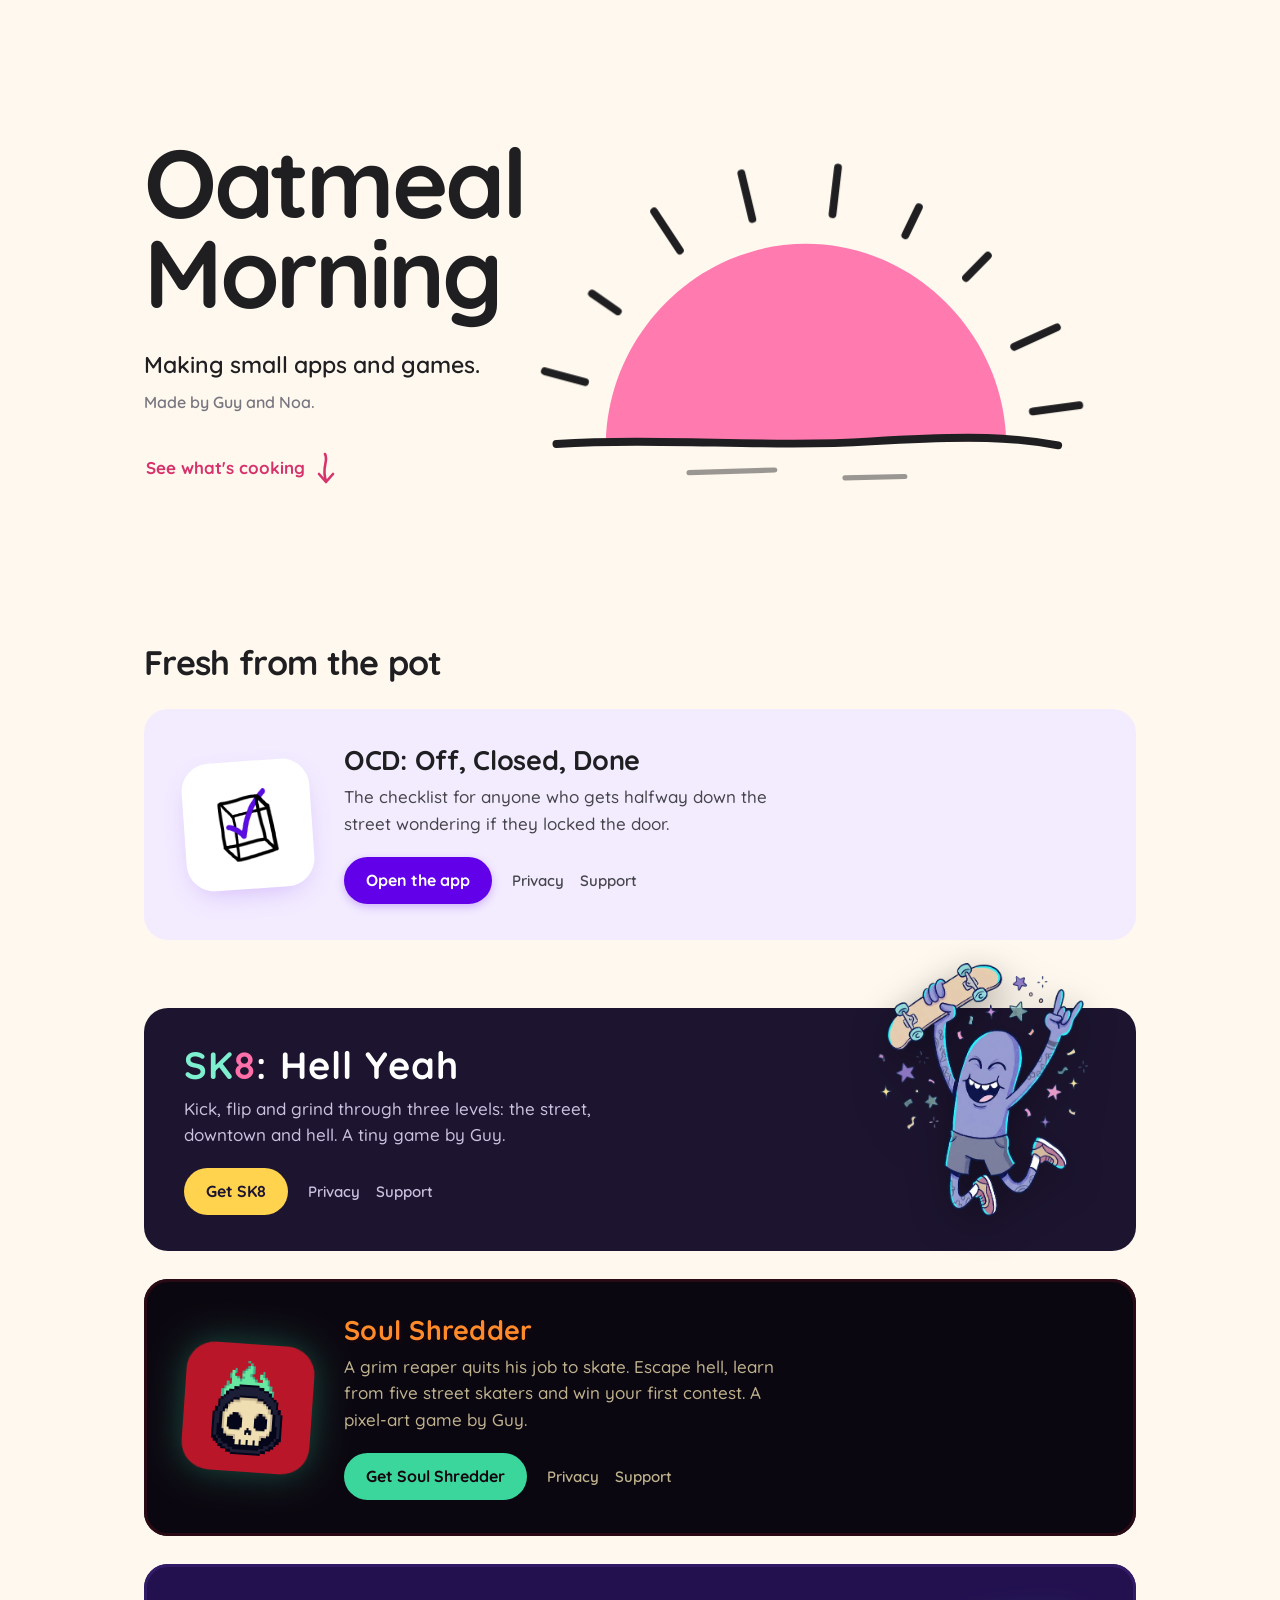
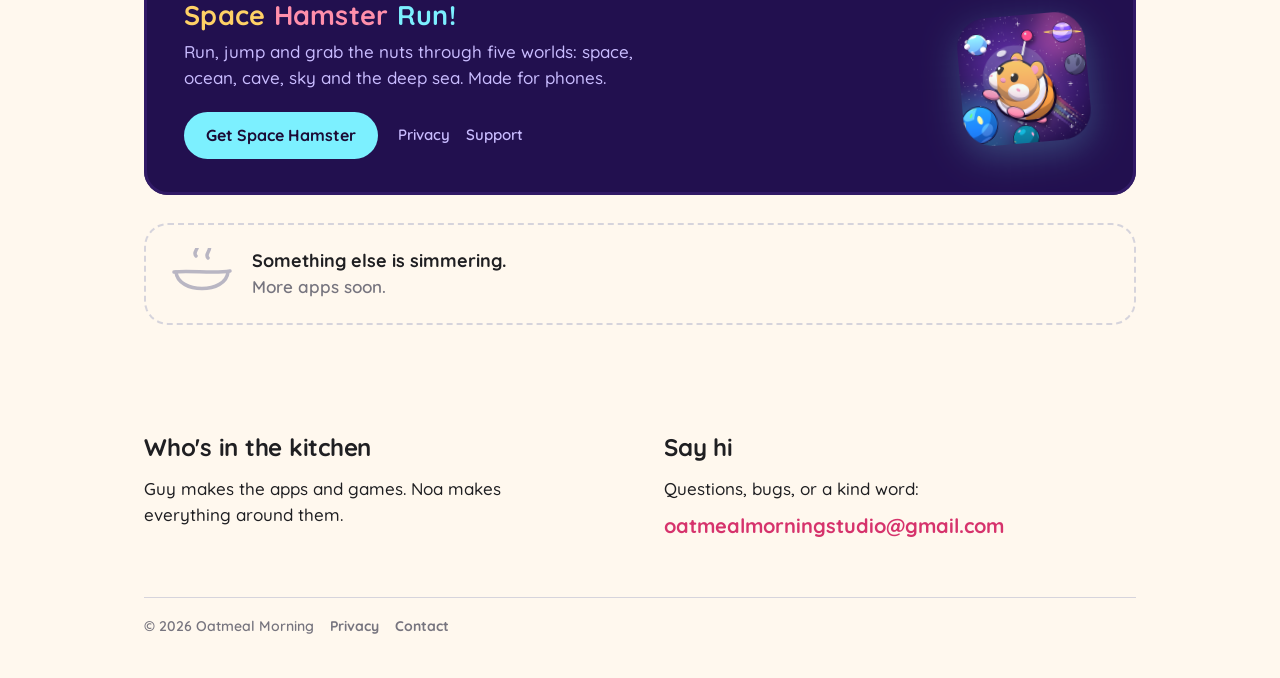
<file: index.html>
<!doctype html>
<html lang="en">
<head>
<meta charset="utf-8">
<meta name="viewport" content="width=device-width, initial-scale=1">
<meta name="theme-color" content="#FFF8EE">
<title>Oatmeal Morning</title>
<meta name="description" content="Oatmeal Morning makes small apps and games. Home of OCD: Off, Closed, Done, SK8: Hell Yeah, Soul Shredder and Space Hamster Run.">
<meta property="og:type" content="website">
<meta property="og:title" content="Oatmeal Morning">
<meta property="og:description" content="Making small apps and games.">
<meta property="og:url" content="https://oatmealmorning.com/">
<meta property="og:image" content="https://oatmealmorning.com/preview.png">
<meta property="og:image:width" content="1200">
<meta property="og:image:height" content="630">
<meta property="og:image:alt" content="A hand-drawn pink sun rising over the horizon">
<meta name="twitter:card" content="summary_large_image">
<link rel="icon" href="/favicon.svg?v=2" type="image/svg+xml">
<link rel="apple-touch-icon" href="/apple-touch-icon.png?v=2">
<link rel="stylesheet" href="/site.css">
<style>
:root{
  --oat:#F6ECDB; --oat-line:#E3D2B4;
  --night:#1d1530; --night-2:#2a2044; --mint:#7ff0cf; --pink:#ff6fa8; --sun:#ffd34d; --night-muted:#C9C2DE;
  --lav-shadow:0 10px 30px -12px rgba(98,0,234,.28);
  --ease:cubic-bezier(.2,.8,.2,1);
}
.wrap{max-width:1040px;margin:0 auto;padding:0 max(24px,env(safe-area-inset-left,0px))}
@media (max-width:380px){.wrap{padding-inline:18px}}

/* ---------- Hero ---------- */
.hero-studio{display:grid;align-items:center;gap:12px;padding-block:20px 48px}
.hero-art{order:-1;width:min(300px,78vw);margin:0 auto}
.hero-art svg{display:block;width:100%;height:auto;overflow:visible}
.wordmark{margin:0;font-size:clamp(52px,10vw,96px);line-height:.94;font-weight:700;letter-spacing:-.035em;color:var(--ink)}
.wordmark span{display:block}
.wordmark .m{position:relative;display:inline-block}
.wordmark .m svg{position:absolute;left:-2%;bottom:-.2em;width:104%;height:.32em;overflow:visible}
.tagline{margin:32px 0 0;font-size:clamp(19px,2.3vw,23px);line-height:1.35;font-weight:600;color:var(--ink);max-width:24ch;text-wrap:balance}
.byline{margin:10px 0 0;color:var(--muted);font-weight:600;font-size:16px}
.to-apps{display:inline-flex;align-items:center;gap:8px;margin-top:30px;font-size:17px;color:var(--accent);padding:6px 2px}
.to-apps svg{width:26px;height:34px;transition:transform .3s var(--ease)}
.to-apps:hover{text-decoration:none}
.to-apps:hover svg{transform:translateY(4px)}
@media (min-width:820px){
  .hero-studio{grid-template-columns:1.05fr .95fr;gap:32px;min-height:min(80svh,620px);padding-block:40px 32px}
  .hero-art{order:0;width:min(440px,100%);margin:0 0 0 auto}
}

/* the purple underline draws itself once on load */
@media (prefers-reduced-motion:no-preference){
  .wordmark .m svg path{stroke-dasharray:1;stroke-dashoffset:1;animation:draw .8s var(--ease) .9s forwards}
}
@keyframes draw{to{stroke-dashoffset:0}}

/* ---------- Apps shelf ---------- */
.apps{padding-block:24px 40px;scroll-margin-top:24px}
.apps h2{margin:0 0 28px;font-size:clamp(26px,3.4vw,34px);letter-spacing:-.02em;line-height:1.1}
.shelf{display:grid;gap:28px}
.app{display:grid;gap:20px 32px;align-items:center;border-radius:24px;padding:28px}
.app h3{margin:0;font-size:clamp(22px,2.6vw,27px);line-height:1.15;letter-spacing:-.01em}
.app .what{margin:8px 0 0;max-width:46ch}
.actions{display:flex;flex-wrap:wrap;align-items:center;gap:10px 20px;margin-top:20px}
.go{display:inline-block;border-radius:999px;padding:11px 22px;font-weight:700;font-size:16px;transition:transform .15s var(--ease),filter .15s}
.go:hover{text-decoration:none;filter:brightness(1.07)}
.go:active{transform:scale(.97)}
.small-links{display:flex;gap:16px;font-size:15px}
.small-links a{font-weight:600}
.app-art{transition:transform .35s var(--ease)}
.app:hover .app-art{transform:translateY(-4px) rotate(-2deg)}

/* OCD: lavender, sticker-style icon */
.app.ocd{--accent:#6200EA;background:#F3ECFF}
.app.ocd .app-art{width:128px;height:128px;border-radius:28px;background:#fff;box-shadow:var(--lav-shadow);display:grid;place-items:center;rotate:-4deg}
.app.ocd .app-art img{width:100px;height:100px}
.app.ocd .what{color:var(--shade)}
.app.ocd .go{background:var(--accent);color:#fff;box-shadow:0 3px 8px rgba(98,0,234,.25)}
.app.ocd .small-links a{color:var(--shade)}

/* SK8: its own night palette; Guy's skater jumps out of the frame */
.app.sk8{background:var(--night);color:#fff;margin-top:64px}
.app.sk8 .app-art{width:190px;margin:-110px auto -12px;filter:drop-shadow(0 12px 18px rgba(0,0,0,.35))}
.app.sk8 .app-art img{width:100%;height:auto;display:block}
.app.sk8 h3{font-size:clamp(30px,3.6vw,38px);letter-spacing:.03em}
.app.sk8 .s,.app.sk8 .k{color:var(--mint)}
.app.sk8 .e{color:var(--pink)}
.app.sk8 .what{color:var(--night-muted)}
.app.sk8 .go{background:var(--sun);color:var(--night)}
.app.sk8 .small-links a{color:var(--night-muted)}
.app.sk8 a:focus-visible{outline-color:var(--sun)}
.app.sk8:hover .app-art{transform:translateY(-6px) rotate(3deg)}

/* Soul Shredder: the game's own hell palette (bone, mint soul-fire, orange title) */
.app.ss{--ss-bg:#0b0710;--ss-ink:#f0e4bc;--ss-mint:#3ad69c;--ss-orange:#ff8a2a;background:var(--ss-bg);color:var(--ss-ink);box-shadow:inset 0 0 0 3px #2a0a14}
.app.ss .app-art{width:128px;height:128px;rotate:4deg;filter:drop-shadow(0 0 18px rgba(58,214,156,.35))}
.app.ss .app-art img{width:128px;height:128px;border-radius:28px;image-rendering:pixelated;display:block}
.app.ss h3{color:var(--ss-orange);letter-spacing:.01em;text-shadow:3px 3px 0 #14060e}
.app.ss .what{color:#bfb28e}
.app.ss .go{background:var(--ss-mint);color:#14060e}
.app.ss .small-links a{color:#bfb28e}
.app.ss a:focus-visible{outline-color:var(--ss-mint)}
.app.ss:hover .app-art{transform:translateY(-4px) rotate(-3deg)}

/* Space Hamster Run: the game's own space palette (deep purple, sun-yellow, pink, sky-mint) */
.app.sh{--sh-bg:#22104f;--sh-sun:#ffd166;--sh-pink:#ff8fab;--sh-mint:#7cf0ff;--sh-lav:#c9bcff;background:var(--sh-bg);color:#fff8f2;box-shadow:inset 0 0 0 3px #311a66}
.app.sh .app-art{width:128px;height:128px;rotate:-5deg;filter:drop-shadow(0 10px 18px rgba(124,240,255,.25))}
.app.sh .app-art img{width:128px;height:128px;border-radius:30px;display:block}
.app.sh h3{letter-spacing:.01em}
.app.sh .sp{color:var(--sh-sun)}
.app.sh .hm{color:var(--sh-pink)}
.app.sh .rn{color:var(--sh-mint)}
.app.sh .what{color:var(--sh-lav)}
.app.sh .go{background:var(--sh-mint);color:#1b0b35}
.app.sh .small-links a{color:var(--sh-lav)}
.app.sh a:focus-visible{outline-color:var(--sh-sun)}
.app.sh:hover .app-art{transform:translateY(-6px) rotate(4deg)}

/* The empty slot for whatever comes next */
.app.next{background:transparent;border:2px dashed var(--line);grid-template-columns:auto 1fr;padding:22px 24px;gap:18px}
.app.next svg{width:64px;height:52px}
.app.next p{margin:0;color:var(--muted);font-weight:600}
.app.next strong{display:block;color:var(--ink);font-size:18px}

@media (min-width:640px){
  .app.ocd{grid-template-columns:auto 1fr;padding:36px 40px}
  .app.sk8{grid-template-columns:1fr auto;padding:36px 40px;margin-top:40px}
  .app.sk8 .app-art{order:2;width:210px;margin:-120px 8px -40px 0}
  .app.ss{grid-template-columns:auto 1fr;padding:36px 40px}
  .app.sh{grid-template-columns:1fr auto;padding:36px 40px}
  .app.sh .app-art{order:2;margin-right:8px}
}

/* ---------- Kitchen + contact ---------- */
.kitchen{display:grid;gap:28px;padding-block:64px 8px}
.kitchen h2{margin:0 0 10px;font-size:24px;letter-spacing:-.01em}
.kitchen p{margin:0;max-width:44ch}
.kitchen .mail{display:inline-block;margin-top:8px;font-size:clamp(17px,2.2vw,20px);word-break:break-all}
@media (min-width:720px){.kitchen{grid-template-columns:1fr 1fr;gap:48px}}

.site-foot footer{padding-bottom:40px}

/* sun variant: the sun tucks in behind the end of the wordmark */
.hero-studio.sun .hero-art{width:min(340px,86vw)}
@media (min-width:820px){.hero-studio.sun{grid-template-columns:1fr 1fr}.hero-studio.sun .hero-art{width:min(520px,120%);margin:0 0 0 -110px;position:relative;z-index:-1}}
@media (prefers-reduced-motion:no-preference){.rays path{animation:rise .9s var(--ease) both}.rays path:nth-child(odd){animation-delay:.12s}}
@keyframes rise{from{opacity:0;transform:translateY(10px)}}
</style>
</head>
<body>
<main>
  <section class="wrap hero-studio sun">
    <div>
      <h1 class="wordmark"><span>Oatmeal</span><span class="m">Morning</span></h1>
      <p class="tagline">Making small apps and games.</p>
      <p class="byline">Made by Guy and Noa.</p>
      <a class="to-apps" href="#apps">See what's cooking
        <svg viewBox="0 0 26 34" aria-hidden="true" fill="none" stroke="currentColor" stroke-width="2.6" stroke-linecap="round" stroke-linejoin="round"><path d="M12 3 C 16 10, 8 16, 13 30"/><path d="M6 23 L13 31 L20 23"/></svg>
      </a>
    </div>

    <div class="hero-art">
      <svg viewBox="0 0 400 300" role="img" aria-label="A hand-drawn lavender sun rising over the horizon">
  <path d="M46 248 C 48 166, 116 96, 200 96 C 284 96, 352 166, 354 248 Z" fill="#FF7AAE"/>
  <g stroke="#1F1F22" stroke-linecap="round" fill="none">
    <g class="rays" stroke-width="6"><path d="M30.0 202.3 L-0.9 194.0"/><path d="M55.2 148.0 L35.4 134.3"/><path d="M103.0 101.1 L83.2 71.1"/><path d="M158.7 76.9 L150.3 41.9"/><path d="M220.4 73.2 L224.6 37.4"/><path d="M276.4 89.4 L286.8 67.8"/><path d="M323.1 122.2 L339.9 105.1"/><path d="M360.2 175.2 L393.0 160.3"/><path d="M374.5 224.9 L410.2 220.2"/></g>
    <path d="M8 250 C 90 245, 170 253, 250 248 S 360 245, 394 251" stroke-width="6"/>
    <path d="M110 272 L176 270 M230 276 L276 275" stroke-width="4" opacity=".45"/>
  </g>
</svg>
    </div>
  </section>

  <section class="wrap apps" id="apps" aria-labelledby="apps-title">
    <h2 id="apps-title">Fresh from the pot</h2>
    <div class="shelf">

      <article class="app ocd">
        <div class="app-art"><img src="/ocd-icon.png" alt="" width="100" height="100"></div>
        <div>
          <h3>OCD: Off, Closed, Done</h3>
          <p class="what">The checklist for anyone who gets halfway down the street wondering if they locked the door.</p>
          <div class="actions">
            <a class="go" data-app="ocd" data-link="open" href="https://ocd.oatmealmorning.com/">Open the app</a>
            <span class="small-links">
              <a data-app="ocd" data-link="privacy" href="https://ocd.oatmealmorning.com/privacy/">Privacy</a>
              <a data-app="ocd" data-link="support" href="https://ocd.oatmealmorning.com/support/">Support</a>
            </span>
          </div>
        </div>
      </article>

      <article class="app sk8">
        <div class="app-art"><img src="/sk8-art.png" alt="SK8's skater mid-jump, holding a skateboard over his head" width="513" height="620"></div>
        <div>
          <h3 aria-label="SK8: Hell Yeah"><span class="s">S</span><span class="k">K</span><span class="e">8</span>: Hell Yeah</h3>
          <p class="what">Kick, flip and grind through three levels: the street, downtown and hell. A tiny game by Guy.</p>
          <div class="actions">
            <a class="go" data-app="sk8" data-link="open" href="https://sk8.oatmealmorning.com/">Get SK8</a>
            <span class="small-links">
              <a data-app="sk8" data-link="privacy" href="https://sk8.oatmealmorning.com/privacy/">Privacy</a>
              <a data-app="sk8" data-link="support" href="https://sk8.oatmealmorning.com/support/">Support</a>
            </span>
          </div>
        </div>
      </article>

      <article class="app ss">
        <div class="app-art"><img src="/soulshredder-icon.png" alt="Soul Shredder's grim reaper skull with green soul-fire" width="128" height="128"></div>
        <div>
          <h3>Soul Shredder</h3>
          <p class="what">A grim reaper quits his job to skate. Escape hell, learn from five street skaters and win your first contest. A pixel-art game by Guy.</p>
          <div class="actions">
            <a class="go" data-app="soulshredder" data-link="open" href="https://soulshredder.oatmealmorning.com/">Get Soul Shredder</a>
            <span class="small-links">
              <a data-app="soulshredder" data-link="privacy" href="https://soulshredder.oatmealmorning.com/privacy/">Privacy</a>
              <a data-app="soulshredder" data-link="support" href="https://soulshredder.oatmealmorning.com/support/">Support</a>
            </span>
          </div>
        </div>
      </article>

      <article class="app sh">
        <div class="app-art"><img src="/spacehamster-icon.png" alt="Space Hamster Run's hamster in a space helmet, flying past planets" width="128" height="128"></div>
        <div>
          <h3 aria-label="Space Hamster Run"><span class="sp">Space</span> <span class="hm">Hamster</span> <span class="rn">Run!</span></h3>
          <p class="what">Run, jump and grab the nuts through five worlds: space, ocean, cave, sky and the deep sea. Made for phones.</p>
          <div class="actions">
            <a class="go" data-app="spacehamster" data-link="open" href="https://spacehamster.oatmealmorning.com/">Get Space Hamster</a>
            <span class="small-links">
              <a data-app="spacehamster" data-link="privacy" href="https://spacehamster.oatmealmorning.com/privacy/">Privacy</a>
              <a data-app="spacehamster" data-link="support" href="https://spacehamster.oatmealmorning.com/support/">Support</a>
            </span>
          </div>
        </div>
      </article>

      <div class="app next">
        <svg viewBox="0 0 64 52" aria-hidden="true" fill="none" stroke="#B9B6C3" stroke-width="3.5" stroke-linecap="round" stroke-linejoin="round">
          <path d="M4 24 C 20 22, 44 26, 60 23"/><path d="M6 24 C 8 46, 56 46, 58 24"/><path d="M26 8 C 22 4, 30 0, 27 -4"/><path d="M38 10 C 34 6, 42 2, 39 -2"/>
        </svg>
        <p><strong>Something else is simmering.</strong>More apps soon.</p>
      </div>

    </div>
  </section>

  <section class="wrap kitchen" aria-label="About and contact">
    <div>
      <h2>Who's in the kitchen</h2>
      <p>Guy makes the apps and games. Noa makes everything around them.</p>
    </div>
    <div>
      <h2>Say hi</h2>
      <p>Questions, bugs, or a kind word:</p>
      <a class="mail" href="mailto:oatmealmorningstudio@gmail.com">oatmealmorningstudio@gmail.com</a>
    </div>
  </section>
</main>

<div class="wrap site-foot"><footer>&copy; 2026 Oatmeal Morning <a href="/privacy/">Privacy</a> <a href="mailto:oatmealmorningstudio@gmail.com">Contact</a></footer></div>

<script>
/* Anonymous usage counts via PostHog: page views and which app link was tapped. No cookies. */
window.__ph=[];
window.track=function(ev,props){try{if(window.posthog&&posthog.__loaded)posthog.capture(ev,props||{});else window.__ph.push([ev,props||{}])}catch(e){}};
document.addEventListener('click',function(e){var a=e.target.closest('a[data-app]');if(a)track('app_card_click',{app:a.dataset.app,link:a.dataset.link})});
</script>
<script src="https://us-assets.i.posthog.com/static/array.js" async crossorigin="anonymous"
 onload="try{posthog.init('phc_qo4wiAUHZxUNwLi2nGGmHVEUX4cZxUcMNEMy5vxG6jBW',{api_host:'https://us.i.posthog.com',persistence:'localStorage',autocapture:false,capture_pageview:true,capture_pageleave:false,disable_session_recording:true,disable_surveys:true});posthog.register({app:'studio'});try{if(location.search.indexOf('tester=1')>-1)localStorage.setItem('om-tester','1');if(localStorage.getItem('om-tester')==='1')posthog.register({is_internal:true})}catch(e){}window.__ph.forEach(function(q){posthog.capture(q[0],q[1])});window.__ph=[]}catch(e){}"
 onerror="window.track=function(){}"></script>
</body>
</html>
</file>
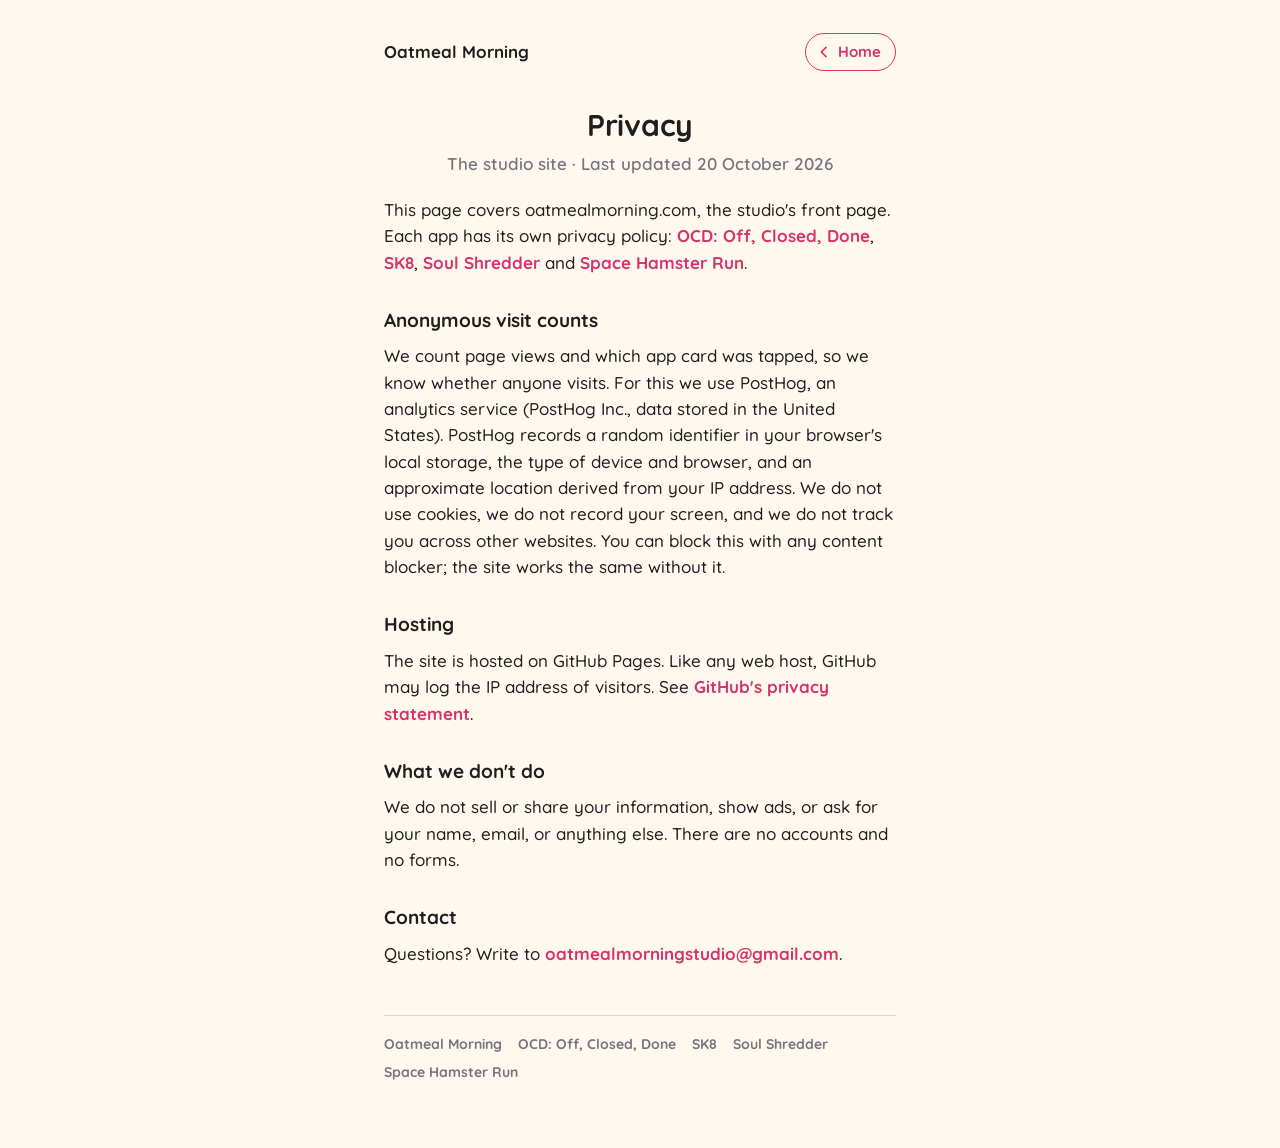
<file: privacy/index.html>
<!doctype html>
<html lang="en">
<head>
<meta charset="utf-8">
<meta name="viewport" content="width=device-width, initial-scale=1">
<meta name="theme-color" content="#FFF8EE">
<title>Privacy – Oatmeal Morning</title>
<link rel="icon" href="/favicon.svg?v=2" type="image/svg+xml">
<link rel="apple-touch-icon" href="/apple-touch-icon.png?v=2">
<meta name="description" content="What the Oatmeal Morning studio site does and doesn't do with your information.">
<meta property="og:type" content="website">
<meta property="og:title" content="Privacy – Oatmeal Morning">
<meta property="og:url" content="https://oatmealmorning.com/privacy/">
<link rel="stylesheet" href="/site.css">
</head>
<body>
<div class="page">
  <header class="top">
    <a class="brand" href="/">Oatmeal Morning</a>
    <a class="back" href="/"><svg viewBox="0 0 24 24" aria-hidden="true"><path d="M15 5l-7 7 7 7"/></svg>Home</a>
  </header>

  <section class="hero">
    <h1>Privacy</h1>
    <p class="sub">The studio site &middot; Last updated 20 October 2026</p>
  </section>

  <p>This page covers oatmealmorning.com, the studio's front page. Each app has its own privacy policy: <a href="https://ocd.oatmealmorning.com/privacy/">OCD: Off, Closed, Done</a>, <a href="https://sk8.oatmealmorning.com/privacy/">SK8</a>, <a href="https://soulshredder.oatmealmorning.com/privacy/">Soul Shredder</a> and <a href="https://spacehamster.oatmealmorning.com/privacy/">Space Hamster Run</a>.</p>

  <h2>Anonymous visit counts</h2>
  <p>We count page views and which app card was tapped, so we know whether anyone visits. For this we use PostHog, an analytics service (PostHog Inc., data stored in the United States). PostHog records a random identifier in your browser's local storage, the type of device and browser, and an approximate location derived from your IP address. We do not use cookies, we do not record your screen, and we do not track you across other websites. You can block this with any content blocker; the site works the same without it.</p>

  <h2>Hosting</h2>
  <p>The site is hosted on GitHub Pages. Like any web host, GitHub may log the IP address of visitors. See <a href="https://docs.github.com/en/site-policy/privacy-policies/github-general-privacy-statement" rel="noopener">GitHub's privacy statement</a>.</p>

  <h2>What we don't do</h2>
  <p>We do not sell or share your information, show ads, or ask for your name, email, or anything else. There are no accounts and no forms.</p>

  <h2>Contact</h2>
  <p>Questions? Write to <a href="mailto:oatmealmorningstudio@gmail.com">oatmealmorningstudio@gmail.com</a>.</p>

  <footer>
    <a href="/">Oatmeal Morning</a>
    <a href="https://ocd.oatmealmorning.com/">OCD: Off, Closed, Done</a>
    <a href="https://sk8.oatmealmorning.com/">SK8</a>
    <a href="https://soulshredder.oatmealmorning.com/">Soul Shredder</a>
    <a href="https://spacehamster.oatmealmorning.com/">Space Hamster Run</a>
  </footer>
</div>
</body>
</html>
</file>
<file: site.css>
/* Oatmeal Morning shared page style. Quicksand is embedded below (same font file the OCD app ships), so pages load no third-party fonts. */
@font-face{font-family:'Quicksand';src:url([data-uri]) format('woff2');font-weight:300 700;font-style:normal;font-display:swap}
:root{
  color-scheme:light;
  --bg:#FFF8EE; --ink:#1F1F22; --muted:#77757F; --line:#D6D4DC;
  --accent:#D6336C; --lavender:#FFE8EF; --shade:#46454C;
  --shadow:0 2px 10px rgba(30,20,60,.09);
  --font:'Quicksand',system-ui,-apple-system,'Segoe UI',sans-serif;
}
*{box-sizing:border-box}
html{-webkit-text-size-adjust:100%}
body{margin:0;background:var(--bg);color:var(--ink);font-family:var(--font);font-size:17px;font-weight:500;line-height:1.55;-webkit-tap-highlight-color:transparent}
a{color:var(--accent);text-decoration:none;font-weight:700}
a:hover{text-decoration:underline}
a:focus-visible{outline:2px solid var(--accent);outline-offset:2px;border-radius:4px}
.page{max-width:560px;margin:0 auto;padding:24px max(24px,env(safe-area-inset-left,0px)) 64px}
@media (max-width:380px){.page{padding-inline:18px}}
.top{display:flex;align-items:center;justify-content:space-between;gap:12px;height:56px}
.brand{display:inline-flex;align-items:center;gap:10px;color:var(--ink);font-weight:700;font-size:17px}
.brand img,.brand svg{width:32px;height:32px}
.back{display:inline-flex;align-items:center;gap:6px;color:var(--accent);font-weight:700;font-size:15px;border:1.5px solid var(--accent);border-radius:999px;padding:6px 14px 6px 10px}
.back:hover{background:var(--lavender);text-decoration:none}
.back svg{width:16px;height:16px;stroke:currentColor;stroke-width:2.5;fill:none;stroke-linecap:round;stroke-linejoin:round}
.hero{text-align:center;margin:28px 0 20px}
.hero .art{width:110px;height:110px;margin:0 auto 12px;display:block}
h1{margin:0;font-weight:700;font-size:30px;line-height:1.15;letter-spacing:-.01em;text-wrap:balance}
.sub{margin:8px 0 0;color:var(--muted);font-weight:600}
h2{margin:30px 0 8px;font-size:19px;font-weight:700}
p{margin:0 0 12px}
.note{background:var(--lavender);border-radius:10px;padding:14px 16px;margin:14px 0}
.faq details{border:1px solid var(--line);border-radius:10px;margin:0 0 10px;background:var(--bg);box-shadow:var(--shadow)}
.faq summary{cursor:pointer;list-style:none;padding:14px 16px;font-weight:700;display:flex;justify-content:space-between;align-items:center;gap:12px}
.faq summary::-webkit-details-marker{display:none}
.faq summary::after{content:"+";color:var(--accent);font-size:22px;line-height:1;flex:none}
.faq details[open] summary::after{content:"–"}
.faq details[open] summary{background:var(--lavender);border-radius:10px 10px 0 0}
.faq .body{padding:4px 16px 14px}
.faq .body p:last-child{margin-bottom:0}
code{font-family:ui-monospace,SFMono-Regular,Menlo,monospace;font-size:.92em;background:var(--lavender);padding:1px 6px;border-radius:5px}
.btn{display:inline-block;background:var(--accent);color:#fff;border-radius:8px;padding:12px 20px;font-weight:600;font-size:17px;box-shadow:0 3px 8px rgba(98,0,234,.25)}
.btn:hover{text-decoration:none;filter:brightness(1.06)}
footer{margin-top:48px;padding-top:18px;border-top:1px solid var(--line);color:var(--muted);font-size:14px;font-weight:600;display:flex;flex-wrap:wrap;gap:6px 16px;align-items:center}
footer a{color:var(--muted)}
.wob{filter:url(#wobble)}
@media (prefers-reduced-motion:reduce){*{animation:none!important;transition:none!important}}
</file>
